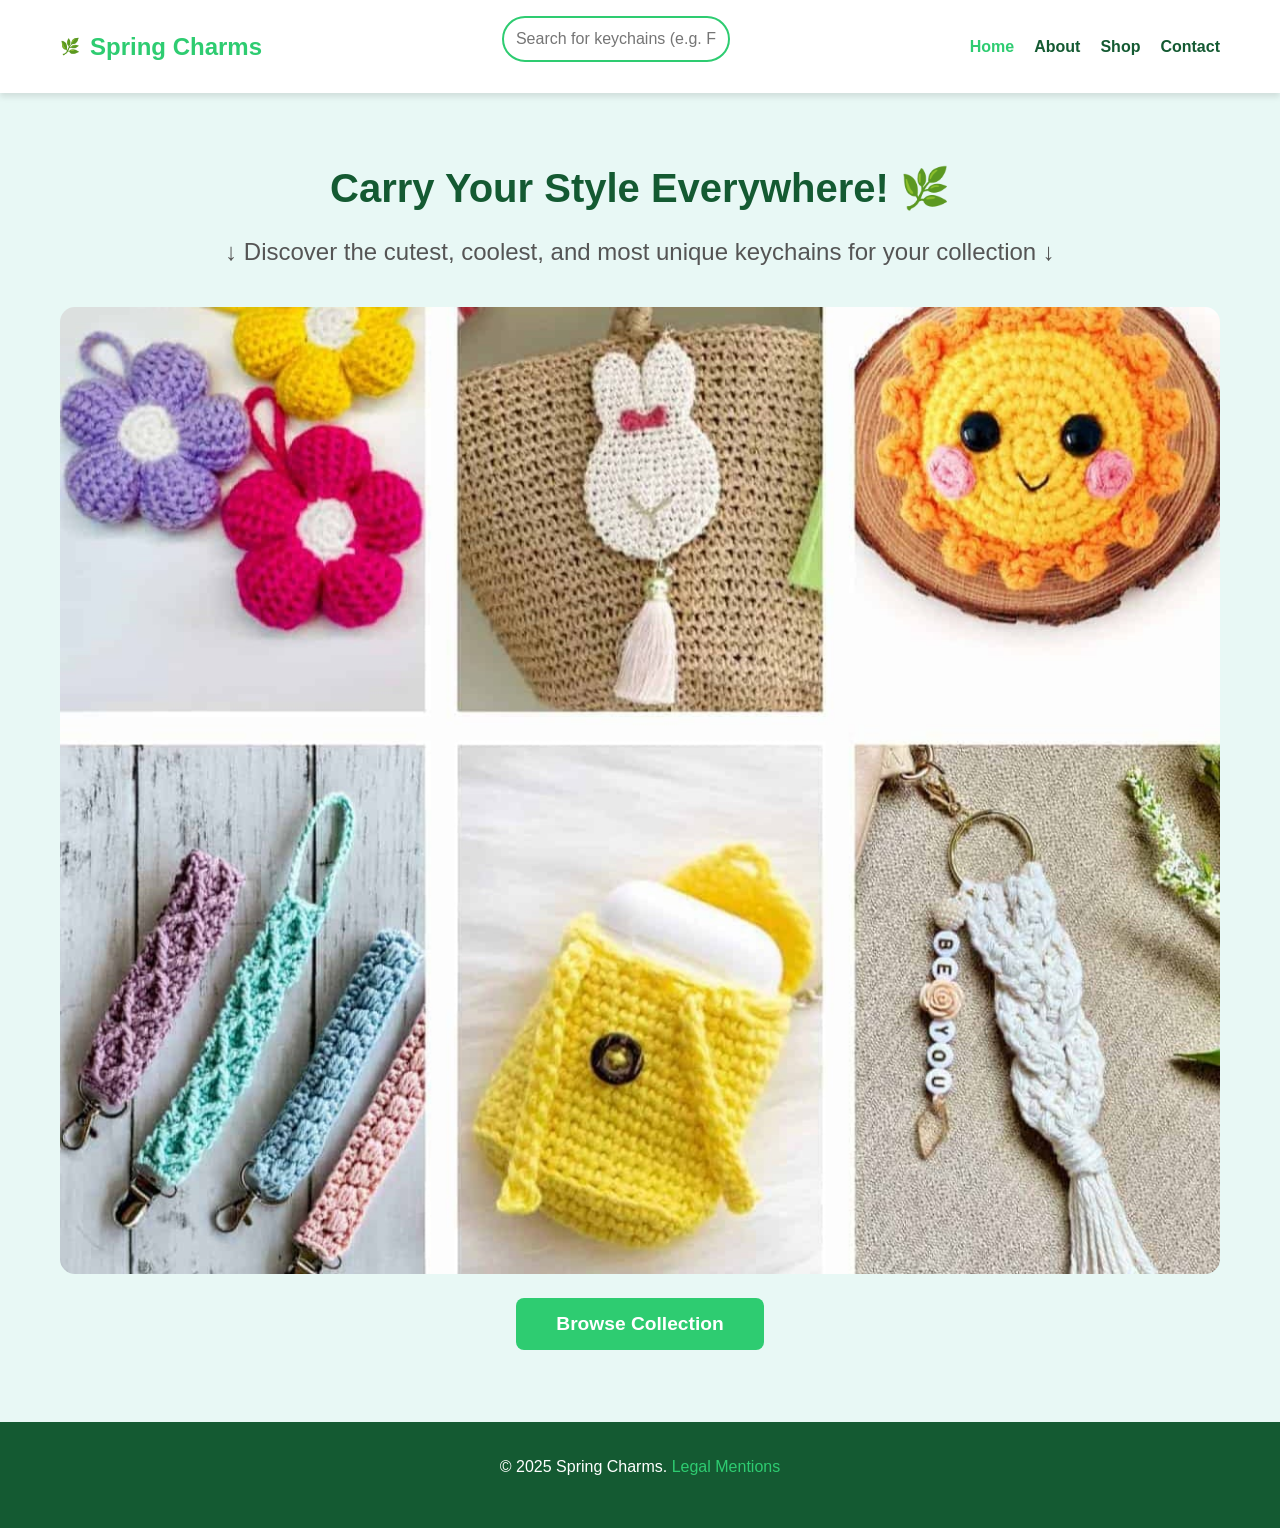
<file: index.html>
<!DOCTYPE html>
<html lang="en">
<head>
    <meta charset="UTF-8">
    <meta name="viewport" content="width=device-width, initial-scale=1.0">
    <title>Home - Spring Charms</title>
    <link rel="stylesheet" href="style.css">
</head>
<body>
    <header>
        <div class="header-container">
            <div class="logo-area" onclick="showPage('home')">
                <div class="logo-img">🌿</div>
                <div class="site-name">Spring Charms</div>
            </div>
            <div class="search-container">
                <input type="text" id="searchInput" class="search-bar" placeholder="Search for keychains (e.g. Flower, Heart, Soccerball , Pikachu)...">
            </div>
            <nav>
                <ul>
                    <li><a href="index.html" class="active">Home</a></li>
                    <li><a href="about.html">About</a></li>
                    <li><a href="services.html">Shop</a></li>
                    <li><a href="contact.html">Contact</a></li>
                </ul>
            </nav>
        </div>
    </header>

    <main>
        <section id="home" class="page-section active">
            <div style="text-align: center; padding: 40px 0;">
                <h1 style="font-size: 2.5rem; border: none;">Carry Your Style Everywhere! 🌿</h1>
                <p style="font-size: 1.5rem; color: #555;">↓ Discover the cutest, coolest, and most unique keychains for your collection ↓</p>
                <img src="ad.jpeg" alt="Banner" style="width: 100%; border-radius: 15px; margin: 20px 0;">
                
                <a href="services.html"><button onclick="showPage('products')" class="submit-btn" style="width: auto; padding: 15px 40px; font-size: 1.2rem;">Browse Collection</button></a>
            </div>
        </section>
    </main>
        <footer>
        <p>&copy; 2025 Spring Charms. <a href="legal.html">Legal Mentions</a></p>
    </footer>
</body>
</file>
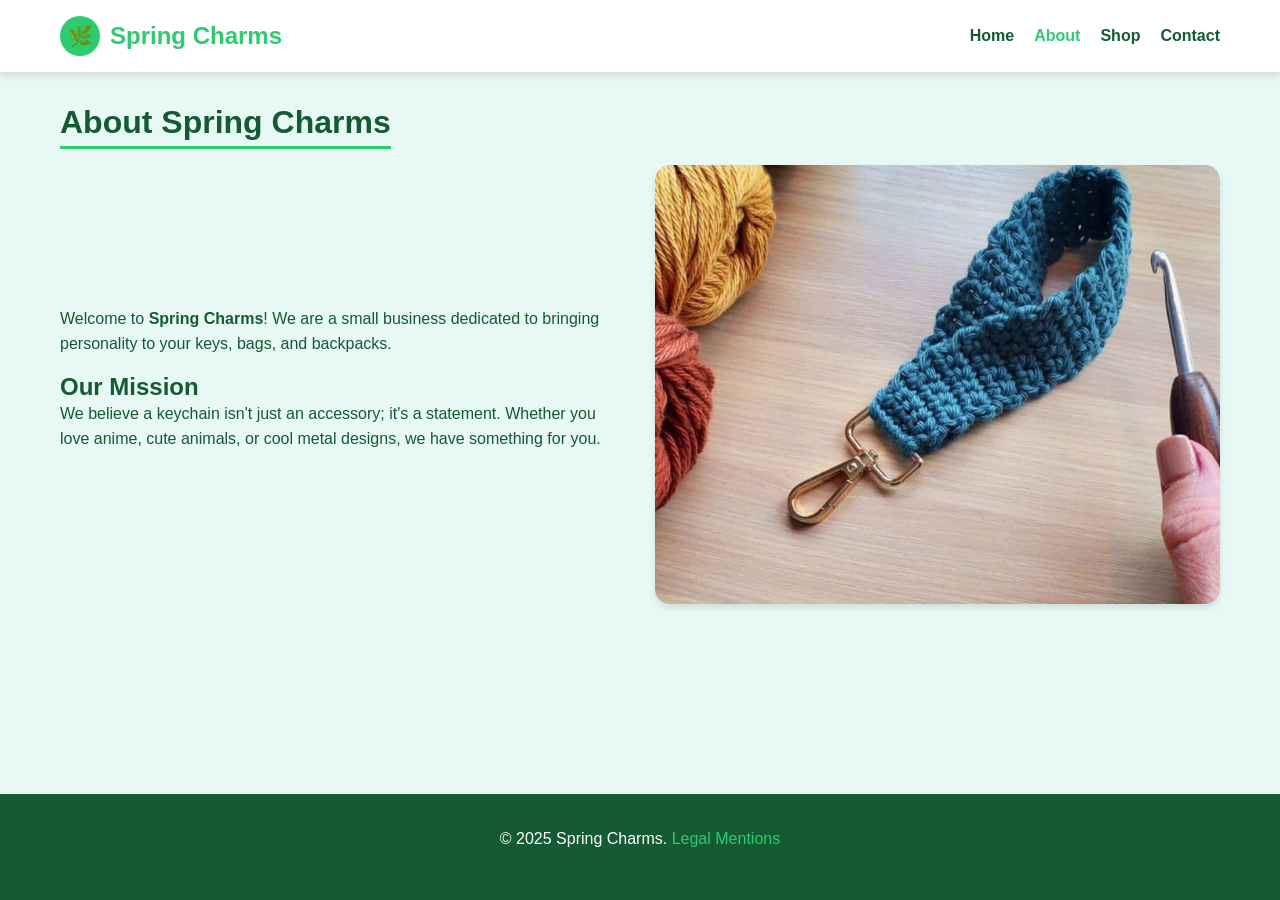
<file: about.html>
<!DOCTYPE html>
<html lang="en">
<head>
    <meta charset="UTF-8">
    <meta name="viewport" content="width=device-width, initial-scale=1.0">
    <title>About - Spring Charms</title>
    <link rel="stylesheet" href="style.css">
</head>
<body>
    <header>
        <div class="header-container">
            <a href="index.html" class="logo-area">
                <div class="logo-circle">🌿</div>
                <div class="site-name">Spring Charms</div>
            </a>
            <nav>
                <ul>
                    <li><a href="index.html">Home</a></li>
                    <li><a href="about.html" class="active">About</a></li>
                    <li><a href="services.html">Shop</a></li>
                    <li><a href="contact.html">Contact</a></li>
                </ul>
            </nav>
        </div>
    </header>

    <main>
        <h1>About Spring Charms</h1>
        <div style="display: flex; gap: 30px; align-items: center; flex-wrap: wrap;">
            <div style="flex: 1; min-width: 300px;">
                <p>Welcome to <strong>Spring Charms</strong>! We are a small business dedicated to bringing personality to your keys, bags, and backpacks.</p>
                <h2>Our Mission</h2>
                <p>We believe a keychain isn't just an accessory; it's a statement. Whether you love anime, cute animals, or cool metal designs, we have something for you.</p>
            </div>
            <div style="flex: 1;">
                <img src="workshop.jpeg" alt="Workshop" style="width: 100%; border-radius: 15px; box-shadow: 0 4px 6px rgba(0,0,0,0.1);">
            </div>
        </div>
    </main>

    <footer>
        <p>&copy; 2025 Spring Charms. <a href="legal.html">Legal Mentions</a></p>
    </footer>
</body>
</html>
</file>
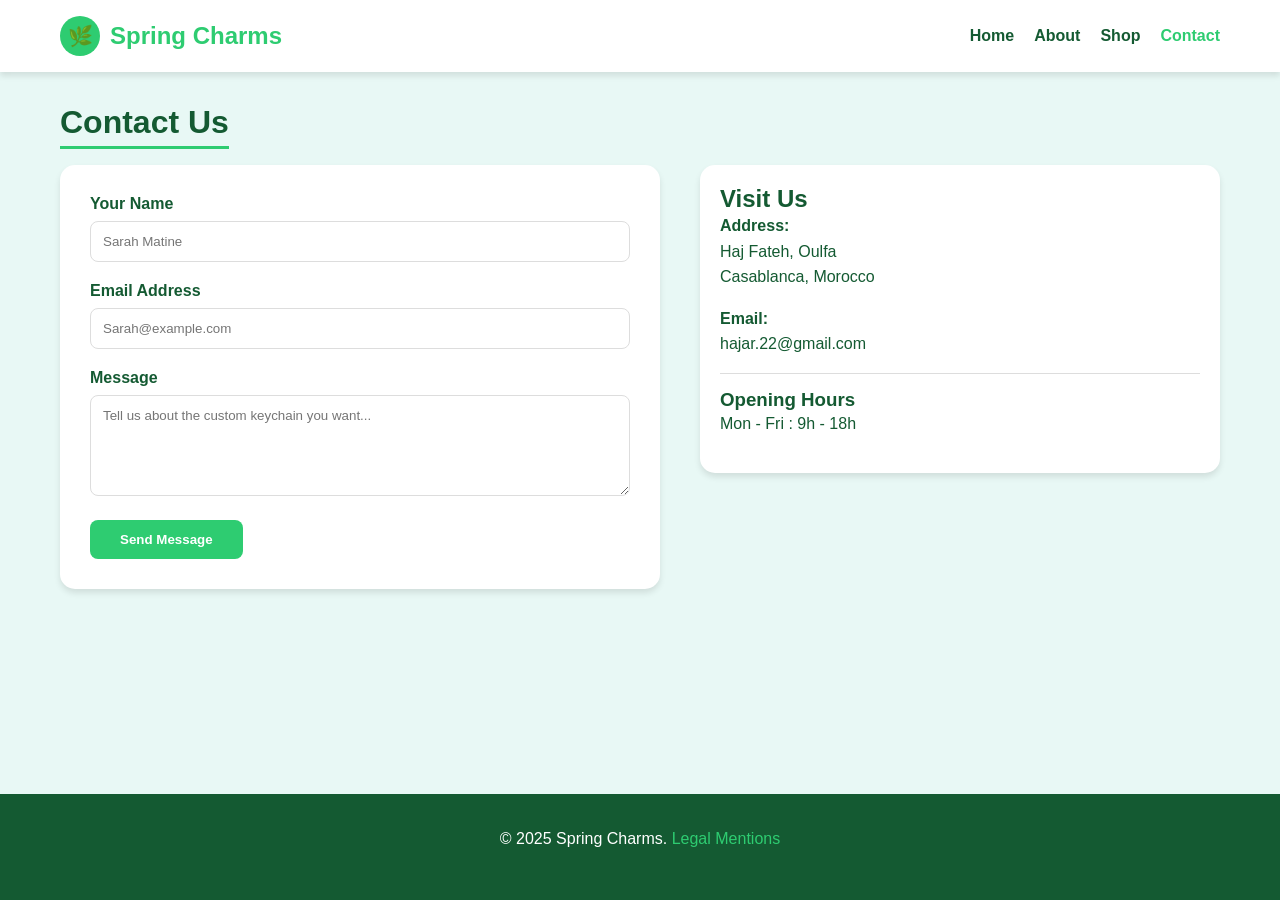
<file: contact.html>
<!DOCTYPE html>
<html lang="en">
<head>
    <meta charset="UTF-8">
    <meta name="viewport" content="width=device-width, initial-scale=1.0">
    <title>Contact - Spring Charms</title>
    <link rel="stylesheet" href="style.css">
</head>
<body>
    <header>
        <div class="header-container">
            <a href="index.html" class="logo-area">
                <div class="logo-circle">🌿</div>
                <div class="site-name">Spring Charms</div>
            </a>
            <nav>
                <ul>
                    <li><a href="index.html">Home</a></li>
                    <li><a href="about.html">About</a></li>
                    <li><a href="services.html">Shop</a></li>
                    <li><a href="contact.html" class="active">Contact</a></li>
                </ul>
            </nav>
        </div>
    </header>

    <main>
        <h1>Contact Us</h1>
        <div style="display: flex; gap: 40px; flex-wrap: wrap;">
            
            <form action="#" method="post" style="flex: 2;">
                <div class="form-group">
                    <label for="name">Your Name</label>
                    <input type="text" id="name" placeholder="Sarah Matine">
                </div>
                <div class="form-group">
                    <label for="email">Email Address</label>
                    <input type="email" id="email" placeholder="Sarah@example.com">
                </div>
                <div class="form-group">
                    <label for="message">Message</label>
                    <textarea id="message" rows="5" placeholder="Tell us about the custom keychain you want..."></textarea>
                </div>
                <button type="submit" class="submit-btn">Send Message</button>
            </form>

            <div style="flex: 1; background: white; padding: 20px; border-radius: 15px; height: fit-content; box-shadow: var(--shadow);">
                <h2>Visit Us</h2>
                <p><strong>Address:</strong><br>Haj Fateh, Oulfa<br>Casablanca, Morocco</p>
                <p><strong>Email:</strong><br>hajar.22@gmail.com</p>
                <hr style="margin: 15px 0; border: 0; border-top: 1px solid #ddd;">
                <h3>Opening Hours</h3>
                <p>Mon - Fri : 9h - 18h</p>
            </div>
        </div>
    </main>

    <footer>
        <p>&copy; 2025 Spring Charms. <a href="legal.html">Legal Mentions</a></p>
    </footer>
</body>
</html>
</file>
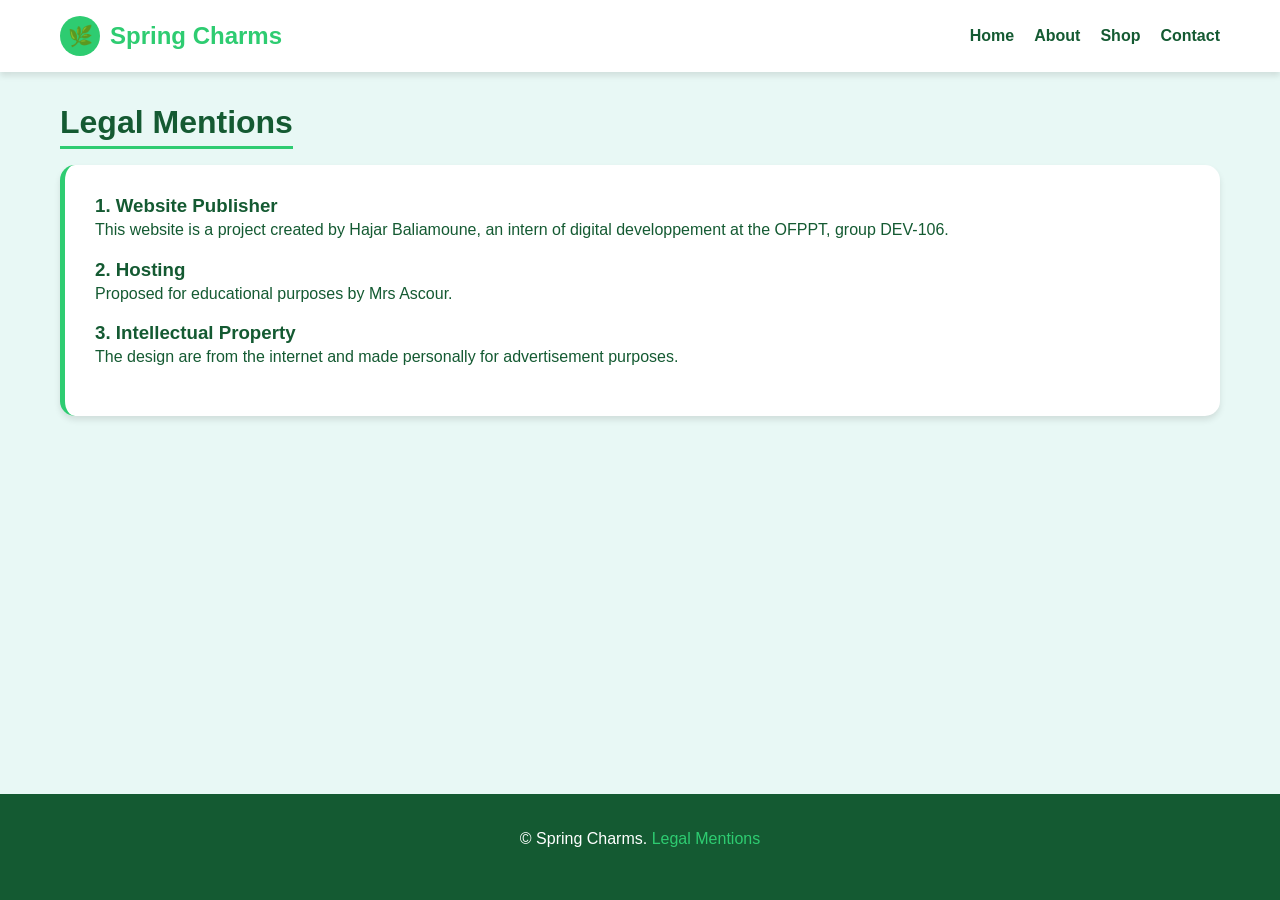
<file: legal.html>
<!DOCTYPE html>
<html lang="en">
<head>
    <meta charset="UTF-8">
    <meta name="viewport" content="width=device-width, initial-scale=1.0">
    <title>Legal - Spring Charms</title>
    <link rel="stylesheet" href="style.css">
</head>
<body>
    <header>
        <div class="header-container">
            <a href="index.html" class="logo-area">
                <div class="logo-circle">🌿</div>
                <div class="site-name">Spring Charms</div>
            </a>
            <nav>
                <ul>
                    <li><a href="index.html">Home</a></li>
                    <li><a href="about.html">About</a></li>
                    <li><a href="services.html">Shop</a></li>
                    <li><a href="contact.html">Contact</a></li>
                </ul>
            </nav>
        </div>
    </header>

    <main>
        <h1>Legal Mentions</h1>
        <div style="background: white; padding: 30px; border-radius: 15px; border-left: 5px solid var(--primary-green); box-shadow: var(--shadow);">
            <h3>1. Website Publisher</h3>
            <p>This website is a project created by Hajar Baliamoune, an intern of digital developpement at the OFPPT, group DEV-106.</p>
            
            <h3>2. Hosting</h3>
            <p>Proposed for educational purposes by Mrs Ascour.</p>

            <h3>3. Intellectual Property</h3>
            <p>The design are from the internet and made personally for advertisement purposes.</p>
        </div>
    </main>

    <footer>
        <p>&copy; Spring Charms. <a href="legal.html">Legal Mentions</a></p>
    </footer>
</body>
</html>
</file>
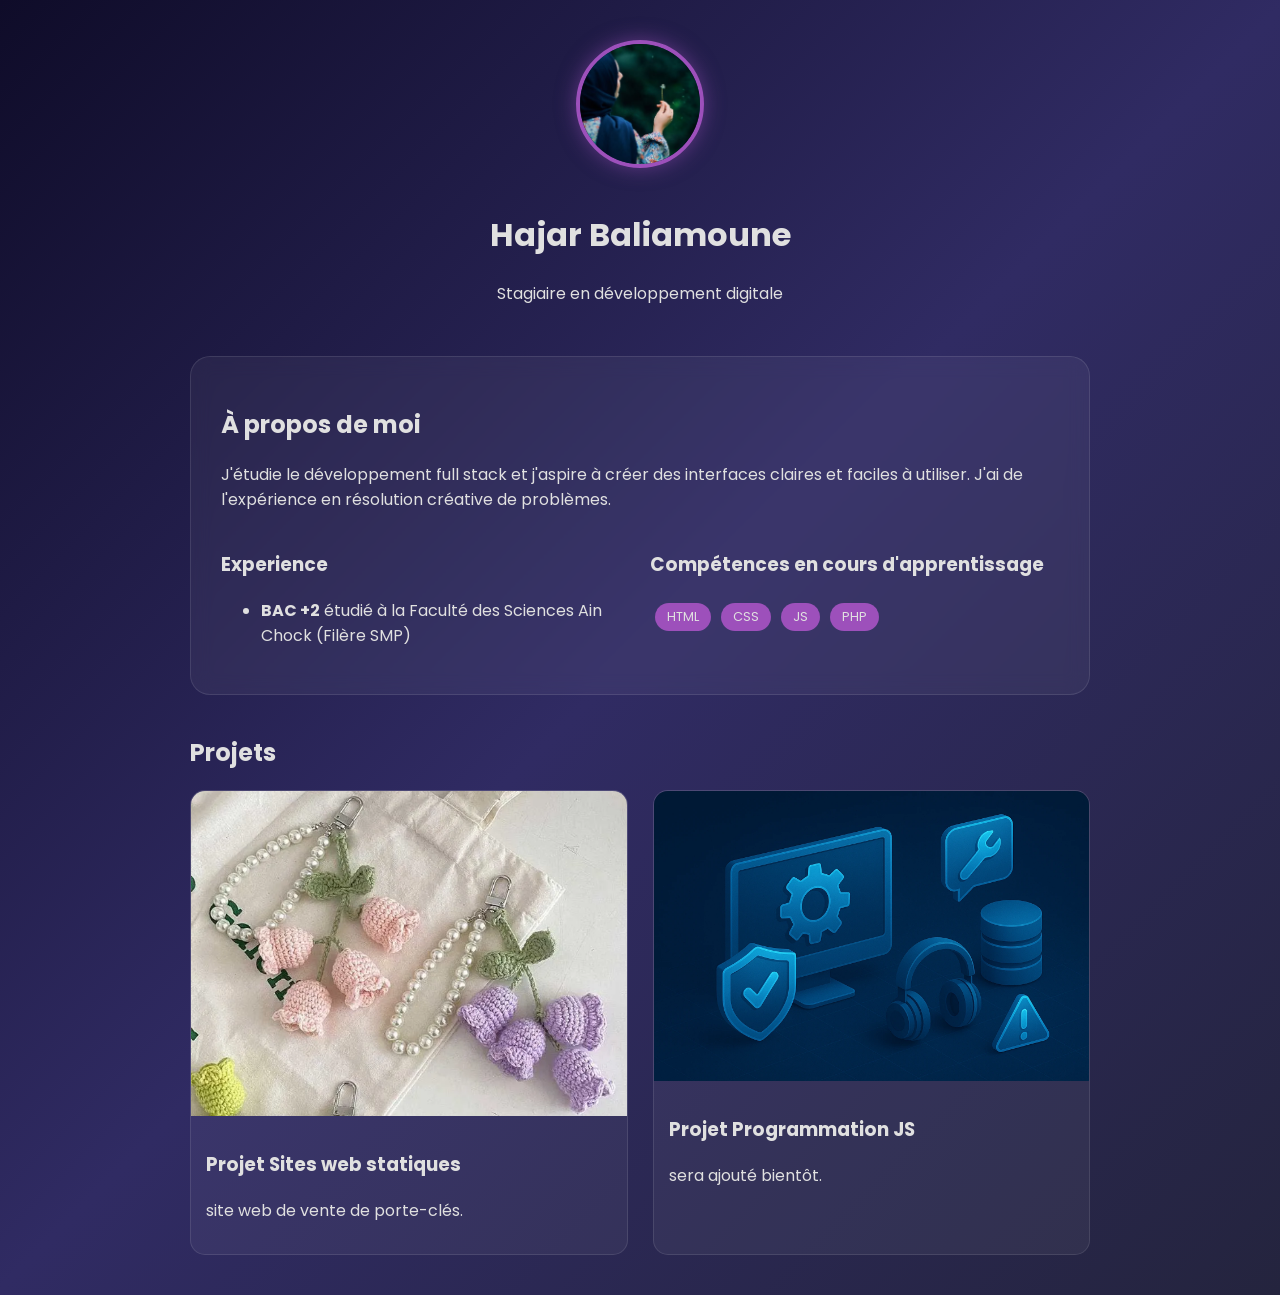
<file: port-folio.html>
<!DOCTYPE html>
<html lang="fr">
<head>
    <meta charset="UTF-8">
    <meta name="viewport" content="width=device-width, initial-scale=1.0">
    <title>Portfolio - Hajar Baliamoune</title>
    <link rel="stylesheet" href="port-folio.css">
    <link href="https://fonts.googleapis.com/css2?family=Poppins:wght@300;400;600&display=swap" rel="stylesheet">
</head>
<body>

    <div class="container">
        <header class="profile-header animate-fade">
            <img src="pfp.jpeg" alt="Photo de profil" class="profile-img" width="120" height="120">
            <h1>Hajar Baliamoune</h1>
            <p class="tagline">Stagiaire en développement digitale</p>
        </header>

        <section class="cv-section animate-fade">
            <h2>À propos de moi</h2>
            <p>J'étudie le développement full stack et j'aspire à créer des interfaces claires et faciles à utiliser. J'ai de l'expérience en résolution créative de problèmes.</p>
            
            <div class="cv-grid">
                <div class="cv-item">
                    <h3>Experience</h3>
                    <ul>
                        <li><strong>BAC +2</strong> étudié à la Faculté des Sciences Ain Chock (Filère SMP)</li>
                    </ul>
                </div>
                <div class="cv-item">
                    <h3>Compétences en cours d'apprentissage</h3>
                    <div class="skill-tags">
                        <span>HTML</span><span>CSS</span><span>JS</span><span>PHP</span>
                    </div>
                </div>
            </div>
        </section>

        <section class="projects-section animate-fade">
            <h2>Projets</h2>
            <div class="projects-grid" id="project-gallery">
                <a href="index.html" class="project-card">
                    <img src="keychains.png" alt="Projet 1">
                    <div class="project-info">
                        <h3>Projet Sites web statiques</h3>
                        <p>site web de vente de porte-clés.</p>
                    </div>
                </a>
                <a href="#" class="project-card">
                    <img src="IT-services.webp" alt="Projet 2">
                    <div class="project-info">
                        <h3>Projet Programmation JS</h3>
                        <p>sera ajouté bientôt.</p>
                    </div>
                </a>
            </div>
        </section>
    </div>

    <script src="port-folio.js"></script>
</body>

</html>
</file>
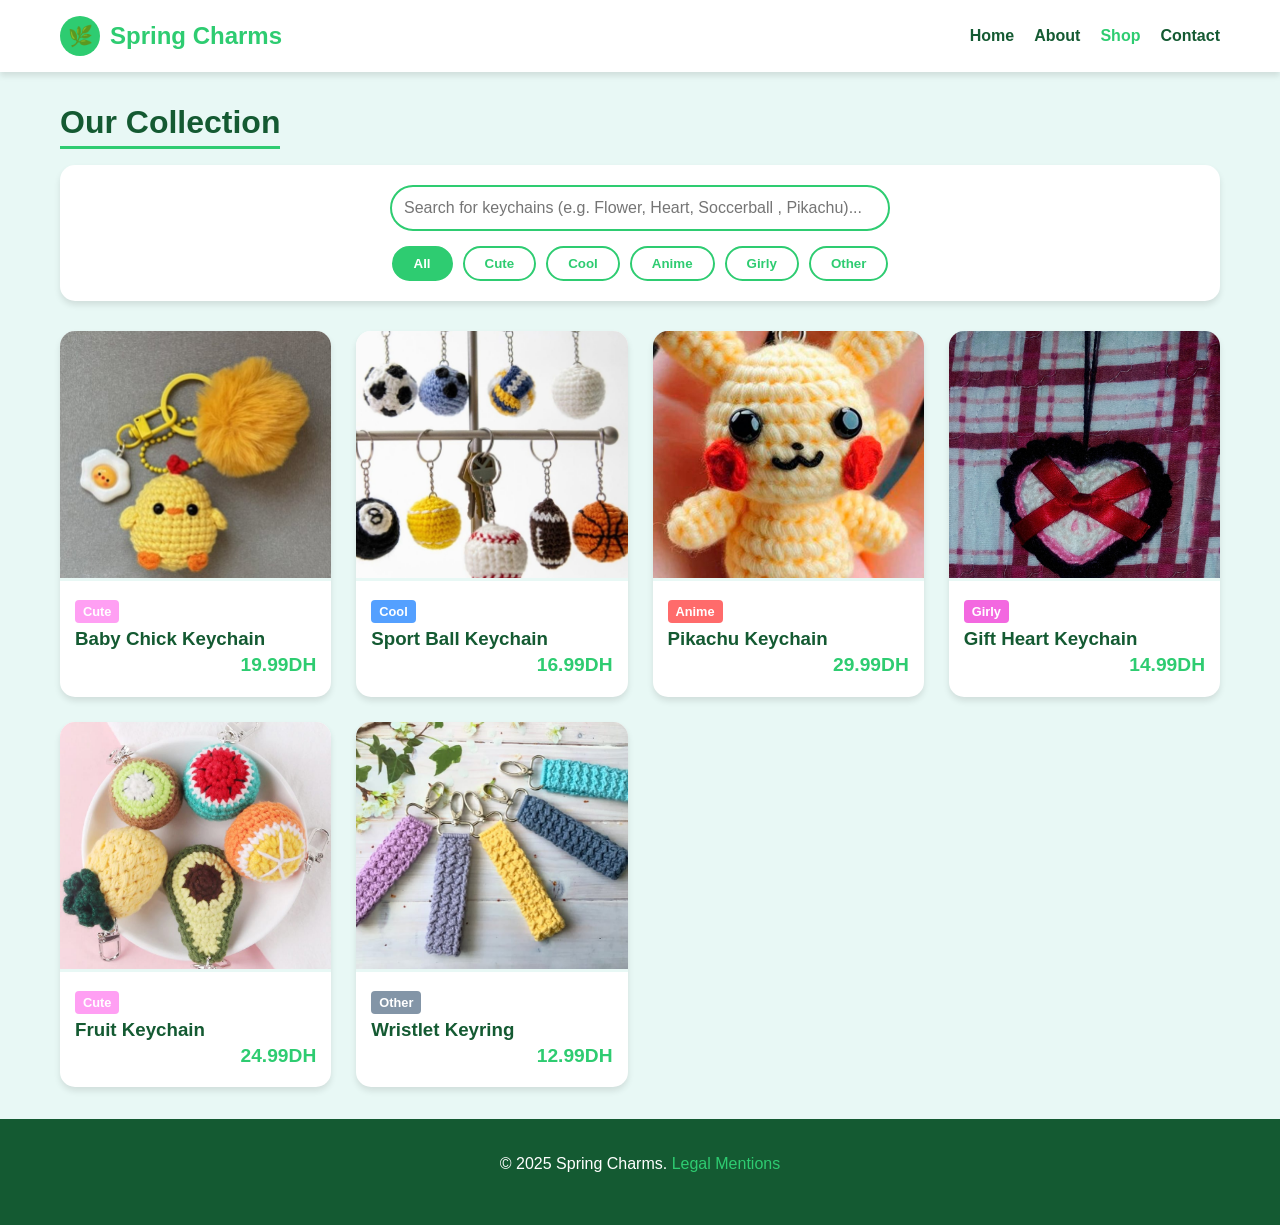
<file: services.html>
<!DOCTYPE html>
<html lang="en">
<head>
    <meta charset="UTF-8">
    <meta name="viewport" content="width=device-width, initial-scale=1.0">
    <title>Shop - Spring Charms</title>
    <link rel="stylesheet" href="style.css">
</head>
<body>
    <header>
        <div class="header-container">
            <a href="index.html" class="logo-area">
                <div class="logo-circle">🌿</div>
                <div class="site-name">Spring Charms</div>
            </a>
            <nav>
                <ul>
                    <li><a href="index.html">Home</a></li>
                    <li><a href="about.html">About</a></li>
                    <li><a href="services.html" class="active">Shop</a></li>
                    <li><a href="contact.html">Contact</a></li>
                </ul>
            </nav>
        </div>
    </header>

    <main>
        <h1>Our Collection</h1>

        <div class="search-section">
            <input type="text" id="searchInput" class="search-bar" placeholder="Search for keychains (e.g. Flower, Heart, Soccerball , Pikachu)...">
            
            <div class="category-filters">
                <button class="filter-btn active" onclick="filterCategory('all', this)">All</button>
                <button class="filter-btn" onclick="filterCategory('cute', this)">Cute</button>
                <button class="filter-btn" onclick="filterCategory('cool', this)">Cool</button>
                <button class="filter-btn" onclick="filterCategory('anime', this)">Anime</button>
                <button class="filter-btn" onclick="filterCategory('girly', this)">Girly</button>
                <button class="filter-btn" onclick="filterCategory('other', this)">Other</button>
            </div>
        </div>

        <div class="products-grid">
            
            <div class="product-card" data-category="cute" data-name="animal baby chick">
                <img src="Baby Chick.jpeg" class="product-img" alt="Baby Chick Keychain-img">
                <div class="product-info">
                    <span class="badge cute">Cute</span>
                    <h3>Baby Chick Keychain</h3>
                    <p class="price">19.99DH</p>
                </div>
            </div>

            <div class="product-card" data-category="cool" data-name="sport ball">
                <img src="Sport Balls.jpeg" class="product-img" alt="Sport Ball Keychain-img">
                <div class="product-info">
                    <span class="badge cool">Cool</span>
                    <h3>Sport Ball Keychain</h3>
                    <p class="price">16.99DH</p>
                </div>
            </div>

            <div class="product-card" data-category="anime" data-name="anime pokemon pikachu">
                <img src="pikachu.jpeg" class="product-img" alt="Pikachu Keychain-img">
                <div class="product-info">
                    <span class="badge anime">Anime</span>
                    <h3>Pikachu Keychain</h3>
                    <p class="price">29.99DH</p>
                </div>
            </div>

            <div class="product-card" data-category="girly" data-name="love pink heart">
                <img src="heart.jpeg" class="product-img" alt="Gift Heart Keychain-img">
                <div class="product-info">
                    <span class="badge girly">Girly</span>
                    <h3>Gift Heart Keychain</h3>
                    <p class="price">14.99DH</p>
                </div>
            </div>

            <div class="product-card" data-category="cute" data-name="fruit fresh">
                <img src="Fruits.jpeg" class="product-img" alt="Fruit Keychain-img">
                <div class="product-info">
                    <span class="badge cute">Cute</span>
                    <h3>Fruit Keychain</h3>
                    <p class="price">24.99DH</p>
                </div>
            </div>

            <div class="product-card" data-category="other" data-name="wristlet keyring simple">
                <img src="Wristlet.jpeg" class="product-img" alt="Wristlet Keyring-img">
                <div class="product-info">
                    <span class="badge other">Other</span>
                    <h3>Wristlet Keyring</h3>
                    <p class="price">12.99DH</p>
                </div>
            </div>
            
        </div>
    </main>

    <footer>
        <p>&copy; 2025 Spring Charms. <a href="legal.html">Legal Mentions</a></p>
    </footer>

    <script>
        const searchInput = document.getElementById('searchInput');
        searchInput.addEventListener('keyup', function(e) {
            const term = e.target.value.toLowerCase();
            const cards = document.querySelectorAll('.product-card');

            cards.forEach(card => {
                const name = card.getAttribute('data-name').toLowerCase();
                const category = card.getAttribute('data-category').toLowerCase();
                
                if (name.includes(term) || category.includes(term)) {
                    card.style.display = "block";
                } else {
                    card.style.display = "none";
                }
            });
        });

        function filterCategory(category, btnElement) {
            document.querySelectorAll('.filter-btn').forEach(btn => btn.classList.remove('active'));
            btnElement.classList.add('active');

            const cards = document.querySelectorAll('.product-card');
            cards.forEach(card => {
                if (category === 'all' || card.getAttribute('data-category') === category) {
                    card.style.display = "block";
                } else {
                    card.style.display = "none";
                }
            });
        }
    </script>
</body>
</html>
</file>
<file: style.css>
:root {
    --primary-green: #2ecc71;
    --dark-green: #27ae60;
    --deep-green: #145A32;
    --light-green: #e8f8f5;
    --white: #ffffff;
    --shadow: 0 4px 6px rgba(0,0,0,0.1);
}

* {
    margin: 0;
    padding: 0;
    box-sizing: border-box;
    font-family: 'Segoe UI', Tahoma, Geneva, Verdana, sans-serif;
}

body {
    background-color: var(--light-green);
    color: var(--deep-green);
    display: flex;
    flex-direction: column;
    min-height: 100vh;
}

header {
    background-color: var(--white);
    box-shadow: var(--shadow);
    position: sticky;
    top: 0;
    z-index: 1000;
}

.header-container {
    max-width: 1200px;
    margin: 0 auto;
    padding: 1rem 20px;
    display: flex;
    justify-content: space-between;
    align-items: center;
    flex-wrap: wrap;
}

.logo-area {
    display: flex;
    align-items: center;
    gap: 10px;
    text-decoration: none;
    color: inherit;
}

.logo-circle {
    width: 40px;
    height: 40px;
    background-color: var(--primary-green);
    border-radius: 50%;
    display: flex;
    align-items: center;
    justify-content: center;
    color: white;
    font-size: 20px;
}

.site-name {
    font-size: 1.5rem;
    font-weight: bold;
    color: var(--primary-green);
}

nav ul {
    list-style: none;
    display: flex;
    gap: 20px;
}

nav a {
    text-decoration: none;
    color: var(--deep-green);
    font-weight: 600;
    transition: color 0.2s;
}

nav a:hover, nav a.active {
    color: var(--primary-green);
}

main {
    max-width: 1200px;
    margin: 2rem auto;
    padding: 0 20px;
    flex: 1;
    width: 100%;
}

h1 {
    color: var(--deep-green);
    margin-bottom: 1rem;
    border-bottom: 3px solid var(--primary-green);
    display: inline-block;
    padding-bottom: 5px;
}

p { margin-bottom: 1rem; line-height: 1.6; }

.search-section {
    background: white;
    padding: 20px;
    border-radius: 15px;
    margin-bottom: 30px;
    box-shadow: var(--shadow);
    text-align: center;
}

.search-bar {
    width: 100%;
    max-width: 500px;
    padding: 12px;
    border: 2px solid var(--primary-green);
    border-radius: 25px;
    font-size: 1rem;
    outline: none;
    margin-bottom: 15px;
}

.category-filters {
    display: flex;
    gap: 10px;
    justify-content: center;
    flex-wrap: wrap;
}

.filter-btn {
    background: white;
    border: 2px solid var(--primary-green);
    color: var(--primary-green);
    padding: 8px 20px;
    border-radius: 20px;
    cursor: pointer;
    font-weight: bold;
    transition: 0.3s;
}

.filter-btn:hover, .filter-btn.active {
    background: var(--primary-green);
    color: white;
}

.products-grid {
    display: grid;
    grid-template-columns: repeat(auto-fill, minmax(250px, 1fr));
    gap: 25px;
}

.product-card {
    background: white;
    border-radius: 15px;
    overflow: hidden;
    box-shadow: var(--shadow);
    transition: transform 0.3s;
}

.product-card:hover { transform: translateY(-5px); }

.product-img {
    width: 100%;
    height: 250px;
    object-fit: cover;
    border-bottom: 3px solid var(--light-green);
}

.product-info { padding: 15px; }

.badge {
    display: inline-block;
    padding: 4px 8px;
    font-size: 0.8rem;
    border-radius: 4px;
    margin-bottom: 5px;
    color: white;
    font-weight: bold;
}

.badge.cute { background-color: #ff9ff3; }
.badge.cool { background-color: #54a0ff; }
.badge.anime { background-color: #ff6b6b; }
.badge.girly { background-color: #f368e0; }
.badge.other { background-color: #8395a7; }

.price {
    font-size: 1.2rem;
    color: var(--primary-green);
    font-weight: bold;
    float: right;
}

form {
    background: white;
    padding: 30px;
    border-radius: 15px;
    max-width: 600px;
    box-shadow: var(--shadow);
}

.form-group { margin-bottom: 20px; }
label { display: block; margin-bottom: 8px; font-weight: bold; }
input, textarea {
    width: 100%;
    padding: 12px;
    border: 1px solid #ddd;
    border-radius: 8px;
}
button.submit-btn {
    background: var(--primary-green);
    color: white;
    border: none;
    padding: 12px 30px;
    border-radius: 8px;
    cursor: pointer;
    font-weight: bold;
}
button.submit-btn:hover { background: var(--dark-green); }

footer {
    background-color: var(--deep-green);
    color: white;
    text-align: center;
    padding: 2rem 0;
    margin-top: auto;
}
footer a { color: var(--primary-green); text-decoration: none; }
</file>
<file: port-folio.css>
:root {
    --bg-color: #0f0c29;
    --card-bg: rgba(255, 255, 255, 0.05);
    --primary-purple: #9d50bb;
    --accent-light: #6e48aa;
    --text-color: #e0e0e0;
}

body {
    margin: 0;
    font-family: 'Poppins', sans-serif;
    background: linear-gradient(135deg, #0f0c29, #302b63, #24243e);
    color: var(--text-color);
    min-height: 100vh;
    display: flex;
    justify-content: center;
}

.container {
    max-width: 900px;
    padding: 40px 20px;
}

.animate-fade {
    opacity: 0;
    transform: translateY(20px);
    transition: all 0.8s ease-out;
}

.animate-fade.visible {
    opacity: 1;
    transform: translateY(0);
}

.profile-header {
    text-align: center;
    margin-bottom: 50px;
}

.profile-img {
    border-radius: 50%;
    border: 4px solid var(--primary-purple);
    box-shadow: 0 0 20px rgba(157, 80, 187, 0.5);
    margin-bottom: 15px;
}

.cv-section {
    background: var(--card-bg);
    padding: 30px;
    border-radius: 20px;
    backdrop-filter: blur(10px);
    border: 1px solid rgba(255, 255, 255, 0.1);
    margin-bottom: 40px;
}

.cv-grid {
    display: grid;
    grid-template-columns: 1fr 1fr;
    gap: 20px;
    margin-top: 20px;
}

.skill-tags span {
    background: var(--primary-purple);
    padding: 5px 12px;
    border-radius: 15px;
    font-size: 0.8rem;
    margin: 5px;
    display: inline-block;
}

.projects-grid {
    display: grid;
    grid-template-columns: repeat(auto-fit, minmax(280px, 1fr));
    gap: 25px;
}

.project-card {
    background: var(--card-bg);
    border-radius: 15px;
    overflow: hidden;
    text-decoration: none;
    color: inherit;
    transition: transform 0.3s ease, box-shadow 0.3s ease;
    border: 1px solid rgba(255, 255, 255, 0.1);
}

.project-card:hover {
    transform: translateY(-10px);
    box-shadow: 0 10px 30px rgba(157, 80, 187, 0.3);
}

.project-card img {
    width: 100%;
    display: block;
}

.project-info {
    padding: 15px;
}
</file>
